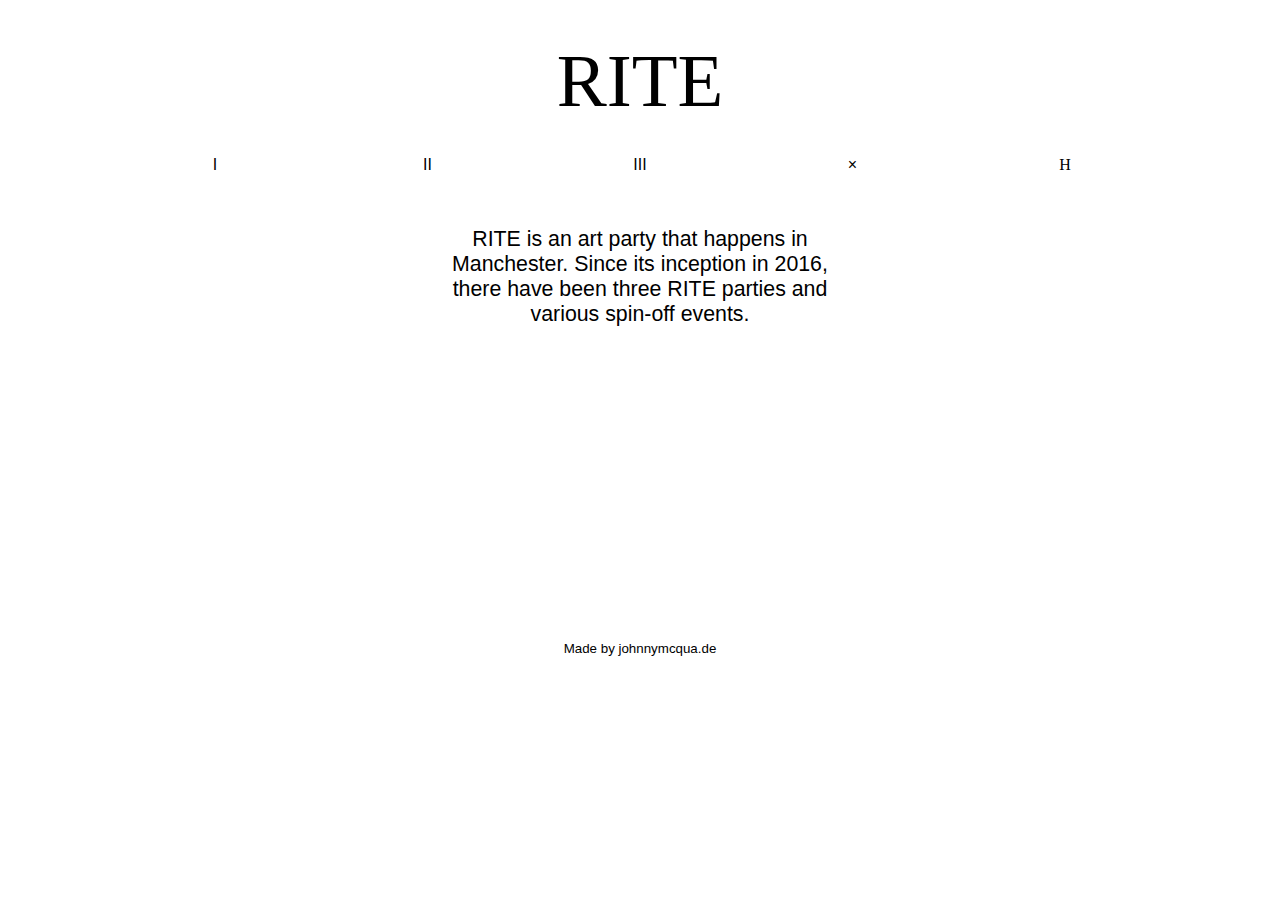
<file: index.html>
<!DOCTYPE html>
<html lang="en">

<head>
    <meta charset="UTF-8">
    <link rel="stylesheet" href="style.css">
    <title>RITE</title>
</head>

<body>
    <div class="main-title-div">
        <a class="main-title" href="index.html">RITE</a>
    </div>
    <div class="nav">
        <div class="nav-button">
            <a href="rite.html">I</a>
        </div>
        <div class="nav-button">
            <a href="riite.html">II</a>
        </div>
        <div class="nav-button">
            <a href="riiite.html">III</a>
        </div>
        <div class="nav-button">
            <a href="xmap.html">×</a>
        </div>
        <div class="nav-button">
            <a class="h-link" href="horticulture.html">H</a>
        </div>
    </div>
    <div class="strip">
        <div class="about-div">
            <p class="about-para">
                RITE is an art party that happens in Manchester. Since its inception in 2016, there have been three RITE parties and various spin-off events.
            </p>
        </div>
    </div>
    <!-- <div>
        <img src="images/Bloom-Dance-Melt.gif" alt="DH">
    </div> -->
    <footer>
        <p>Made by <a target="_blank" href="https://johnnymcqua.de/">johnnymcqua.de</a></p>
    </footer>
</body>

<!-- test comment, Hi! -->

</html>
</file>
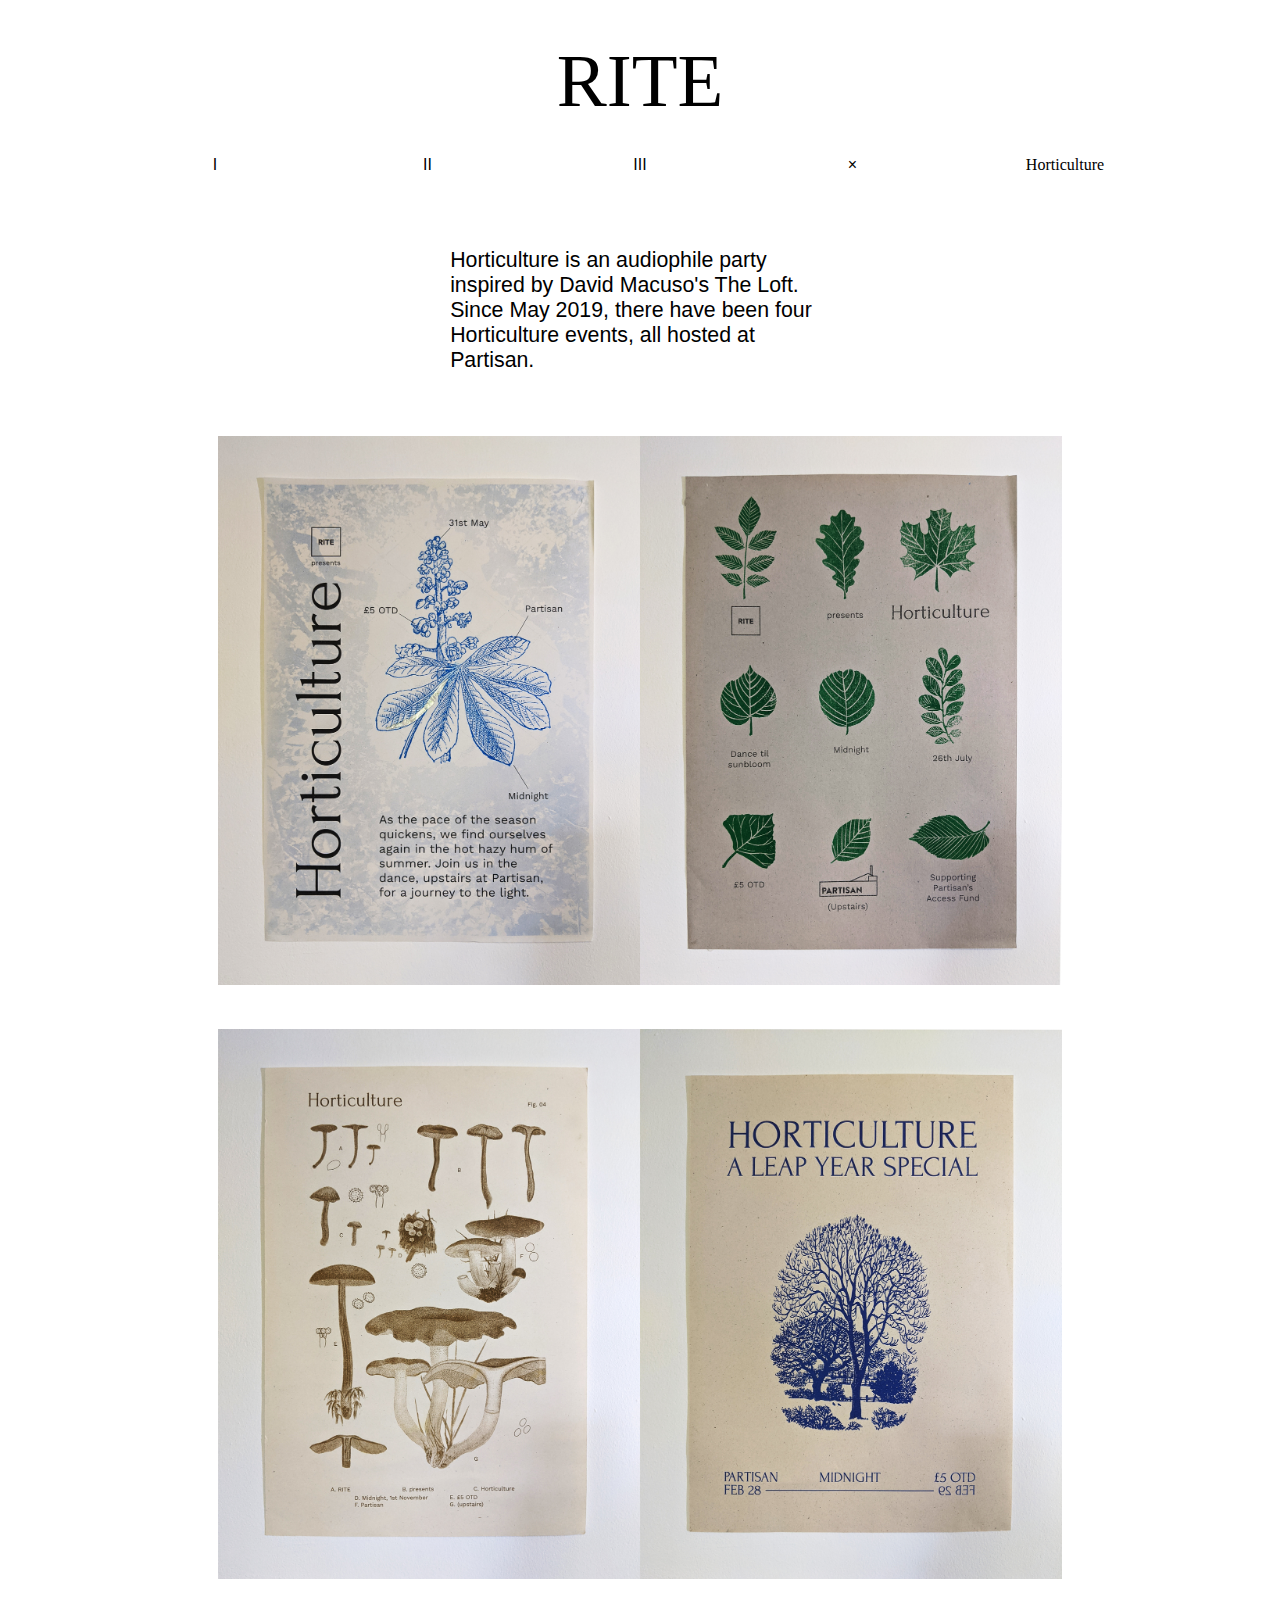
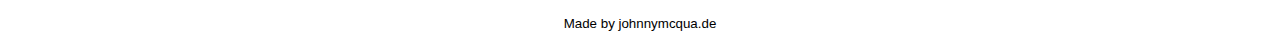
<file: horticulture.html>
<!DOCTYPE html>
<html lang="en">

<head>
    <meta charset="UTF-8">
    <link rel="stylesheet" href="style.css">
    <title>RITE</title>
</head>

<body>
    <div class="main-title-div">
        <a class="main-title" href="index.html">RITE</a>
    </div>
    <div class="nav">
        <div class="nav-button">
            <a href="rite.html">I</a>
        </div>
        <div class="nav-button">
            <a href="riite.html">II</a>
        </div>
        <div class="nav-button">
            <a href="riiite.html">III</a>
        </div>
        <div class="nav-button">
            <a href="xmap.html">×</a>
        </div>
        <div class="nav-button">
            <a class="h-link" href="horticulture.html">Horticulture</a>
        </div>
    </div>
    <div class="strip">
        <div class="body-div">
            <p class="body-para">
                Horticulture is an audiophile party inspired by David Macuso's The Loft. Since May 2019, there have been four Horticulture events, all hosted at Partisan.
            </p>
        </div>
    </div>
    <div class="strip">
        <div class="img-div-3">
            <img class="h-poster" src="images/Horticulture/Horticulture1.jpg" alt="Horticulture poster 1">
        </div>
        <div class="img-div-3">
            <img class="h-poster" src="images/Horticulture/Horticulture2.jpg" alt="Horticulture poster 2">
        </div>
    </div>
    <div class="strip">
        <div class="img-div-3">
            <img class="h-poster" src="images/Horticulture/Horticulture3.jpg" alt="Horticulture poster 3">
        </div>
        <div class="img-div-3">
            <img class="h-poster" src="images/Horticulture/Horticulture4.jpg" alt="Horticulture poster 4">
        </div>
    </div>
    <footer>
        <p>Made by <a target="_blank" href="https://johnnymcqua.de/">johnnymcqua.de</a></p>
    </footer>
</body>


</html>
</file>
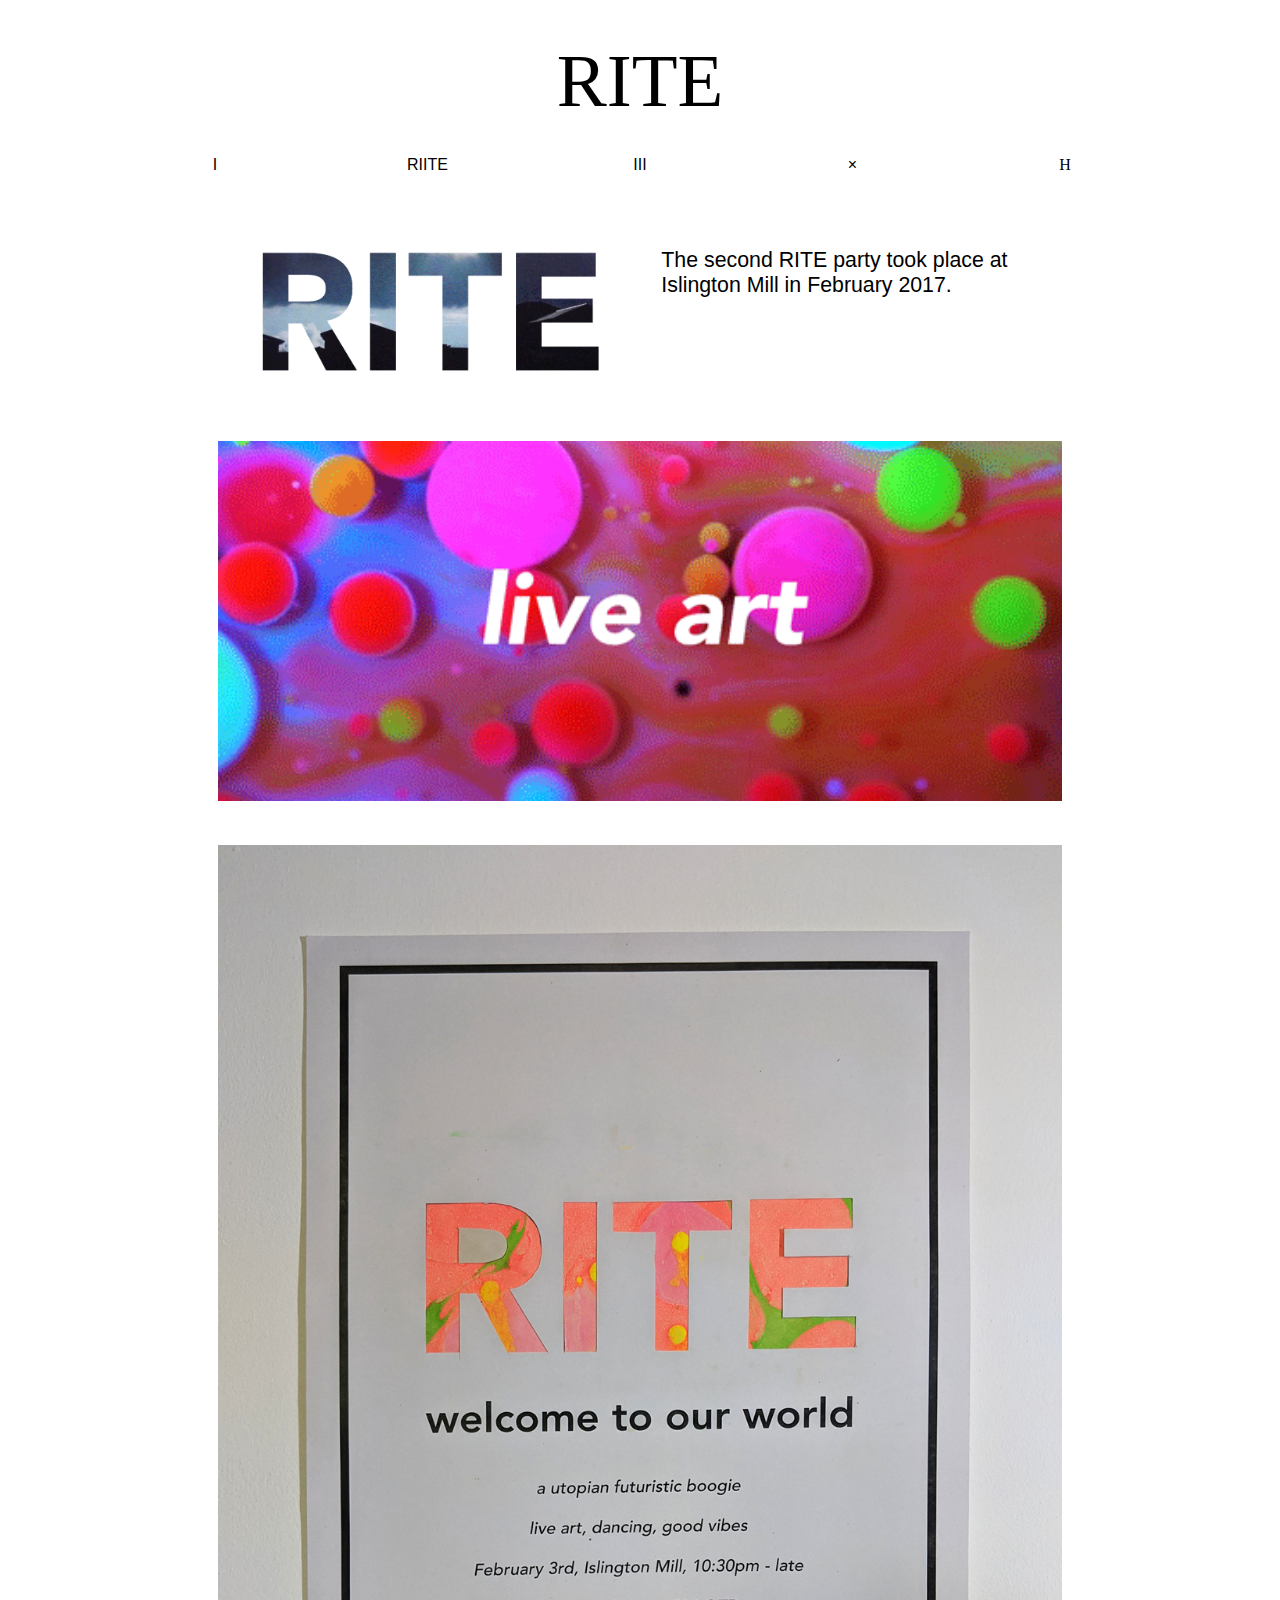
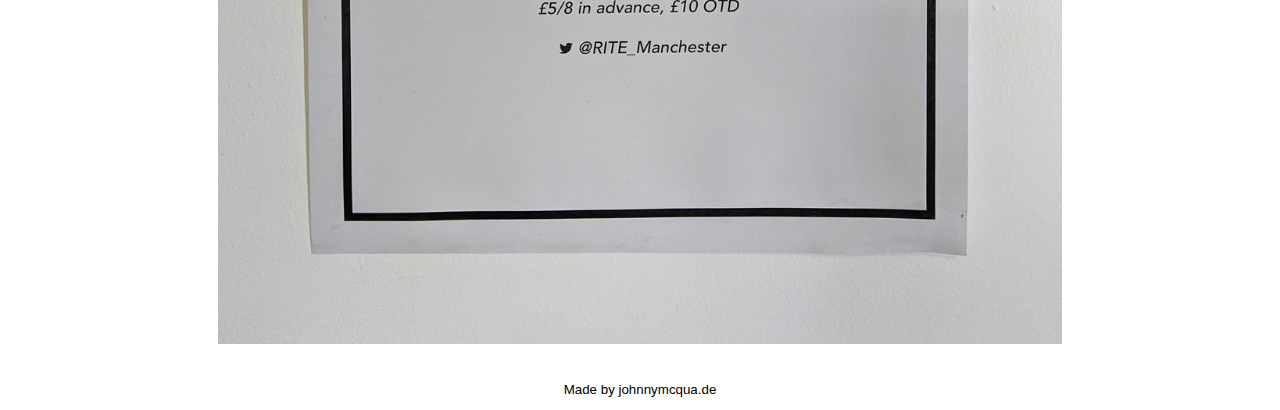
<file: riite.html>
<!DOCTYPE html>
<html lang="en">

<head>
    <meta charset="UTF-8">
    <link rel="stylesheet" href="style.css">
    <title>RITE</title>
</head>

<body>
    <div class="main-title-div">
        <a class="main-title" href="index.html">RITE</a>
    </div>
    <div class="nav">
        <div class="nav-button">
            <a href="rite.html">I</a>
        </div>
        <div class="nav-button">
            <a href="riite.html">RIITE</a>
        </div>
        <div class="nav-button">
            <a href="riiite.html">III</a>
        </div>
        <div class="nav-button">
            <a href="xmap.html">×</a>
        </div>
        <div class="nav-button">
            <a class="h-link" href="horticulture.html">H</a>
        </div>
    </div>
    <div class="strip">
        <div class="img-div-1">
            <img id="rite-strobe" src="images/ii/RITE-text-strobe.gif" alt="Animated RITE logo">
        </div>
        <div class="body-div">
            <p class="body-para">
                The second RITE party took place at Islington Mill in February 2017.
            </p>
        </div>
    </div>
    <div class="strip">
        <div class="img-div-2">
            <img id="good-vibes" src="images/ii/live-art-dancing-good-vibes.gif" alt="Live art, dancing, good vibes">
        </div>
    </div>
    <div class="strip">
        <div class="img-div-2">
            <img id="good-vibes" src="images/ii/RITE2 Poster.jpg" alt="Live art, dancing, good vibes">
        </div>
    </div>
    <footer>
        <p>Made by <a target="_blank" href="https://johnnymcqua.de/">johnnymcqua.de</a></p>
    </footer>
</body>


</html>
</file>
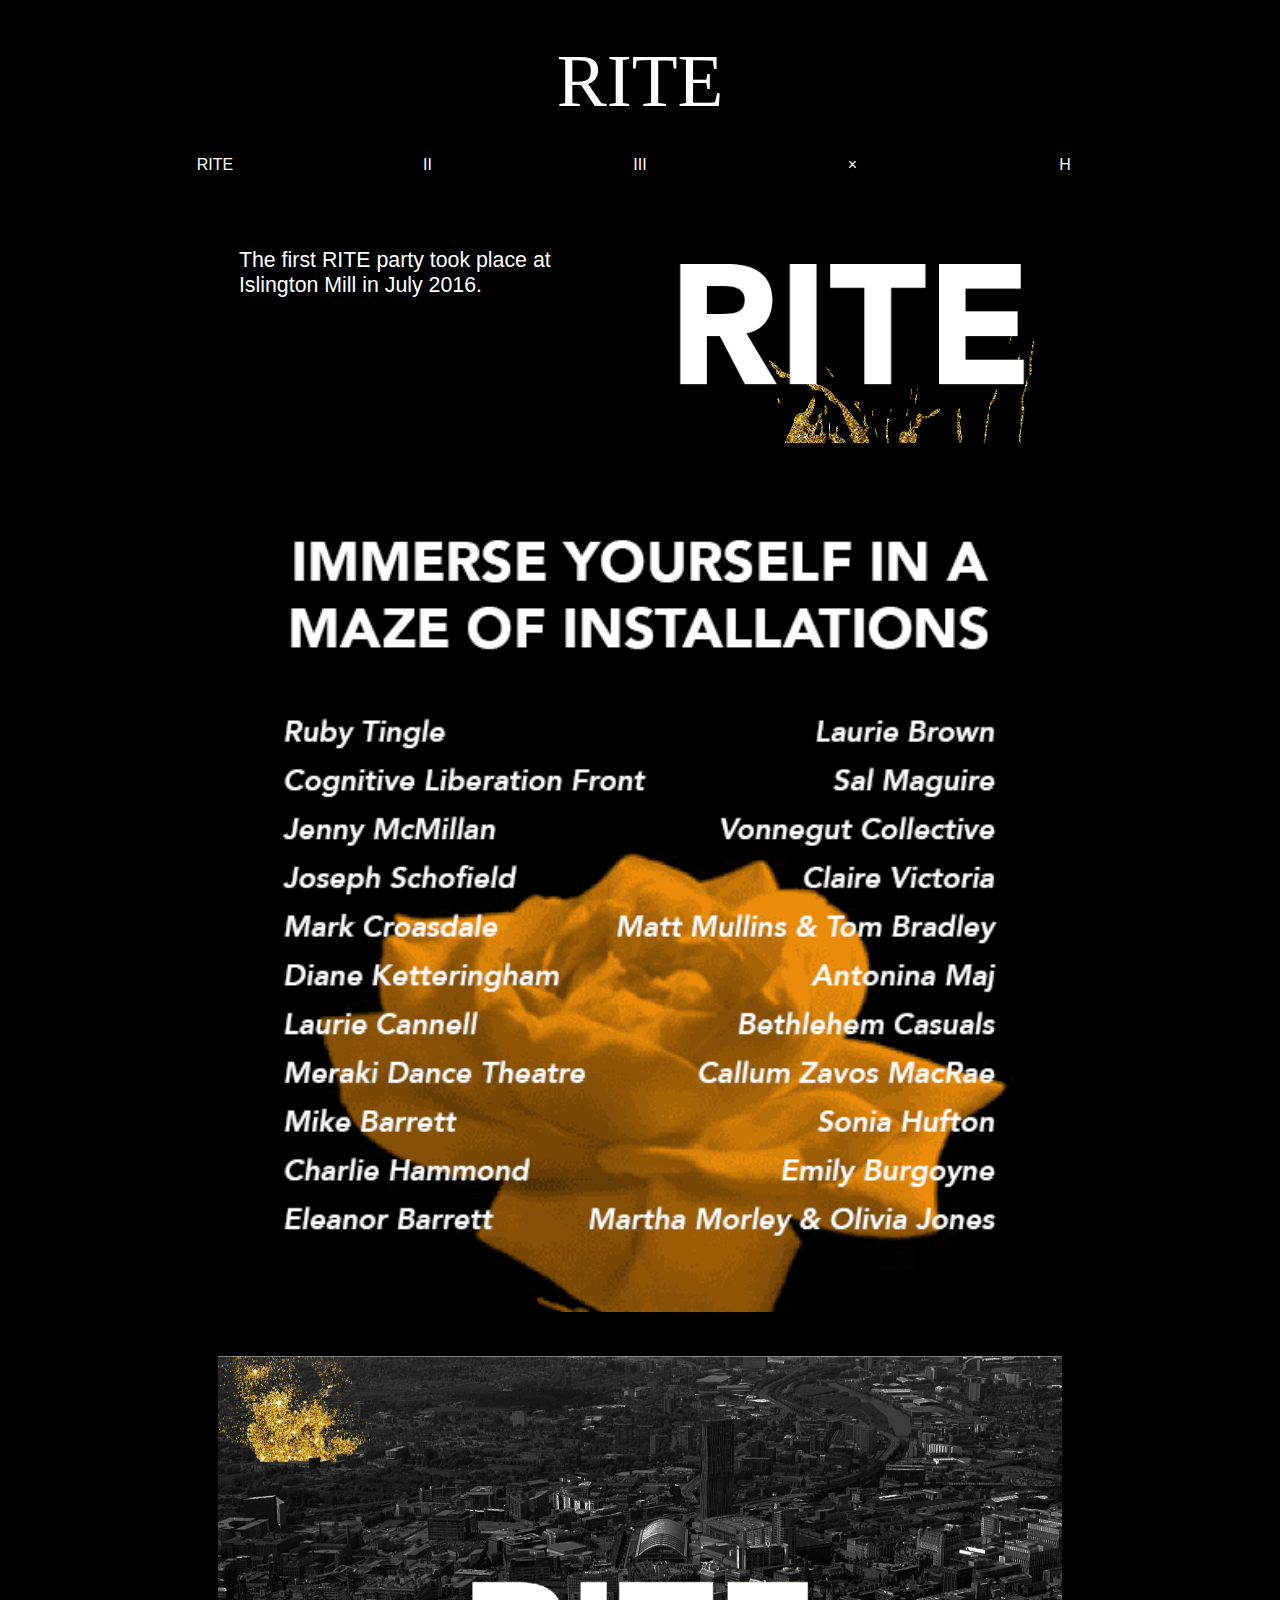
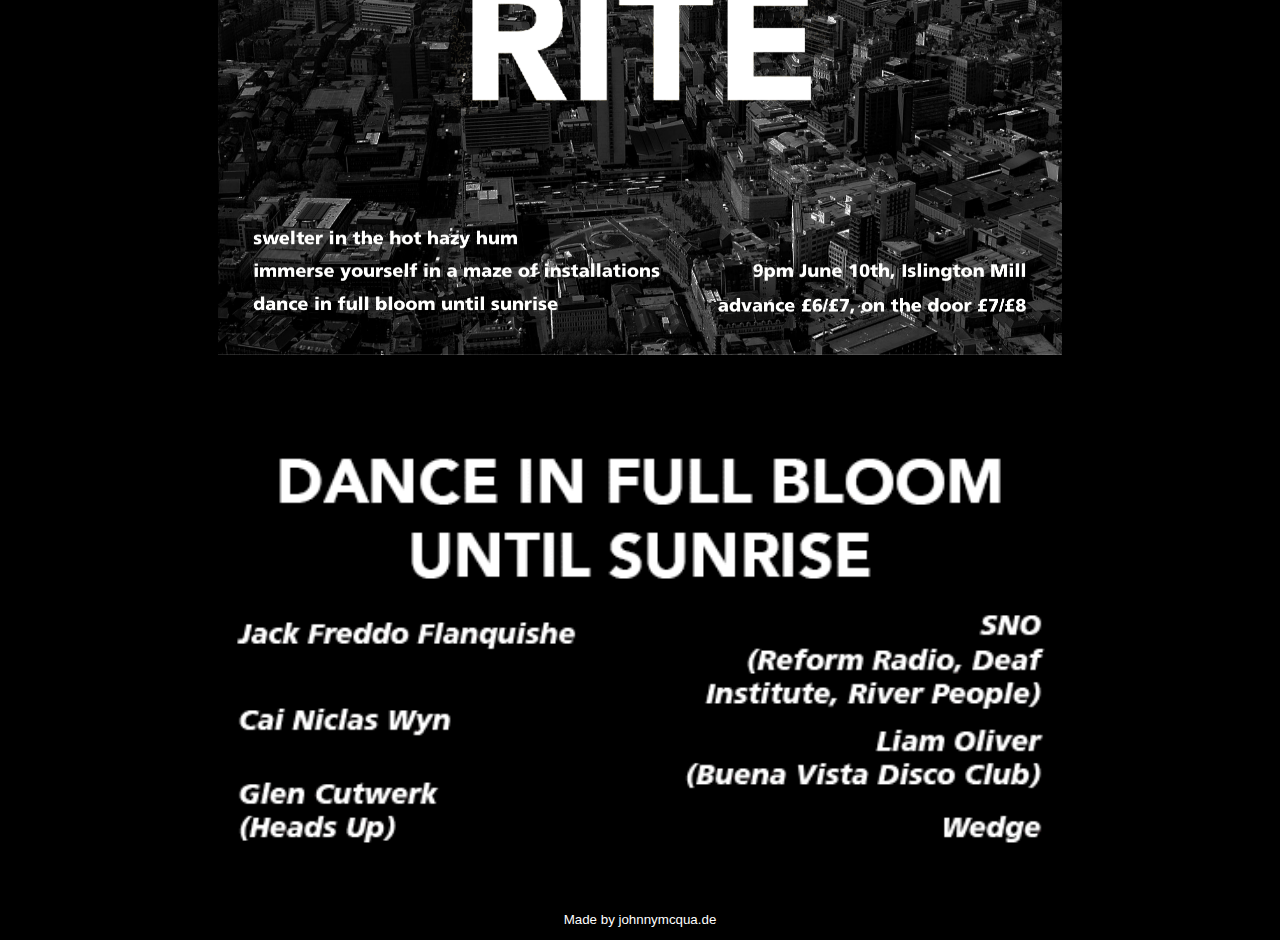
<file: rite.html>
<!DOCTYPE html>
<html lang="en">

<head>
    <meta charset="UTF-8">
    <link rel="stylesheet" href="style.css">
    <title>RITE</title>
</head>

<body class="inverted">
    <div class="main-title-div">
        <a class="main-title nav-i" href="index.html">RITE</a>
    </div>
    <div class="nav">
        <div class="nav-button">
            <a class="nav-i" href="rite.html">RITE</a>
        </div>
        <div class="nav-button">
            <a class="nav-i" href="riite.html">II</a>
        </div>
        <div class="nav-button">
            <a class="nav-i" href="riiite.html">III</a>
        </div>
        <div class="nav-button">
            <a class="nav-i" href="xmap.html">×</a>
        </div>
        <div class="nav-button">
            <a class="nav-i" class="h-link" href="horticulture.html">H</a>
        </div>
    </div>
    <div class="strip">
        <div class="body-div">
            <p class="body-para">
                The first RITE party took place at Islington Mill in July 2016.
            </p>
        </div>
        <div class="img-div-1">
            <img id="rite-strobe" src="images/i/Glitter-splash.gif" alt="Animated RITE logo">
        </div>
    </div>
    <div class="strip">
        <div class="img-div-2">
            <img id="good-vibes" src="images/i/Artist-lineup-Rose.gif" alt="Live art, dancing, good vibes">
        </div>
    </div>
    <div class="strip">
        <div class="img-div-2">
            <img id="good-vibes" src="images/i/RITE1 Poster.png" alt="Live art, dancing, good vibes">
        </div>
    </div>
    <div class="strip">
        <div class="img-div-2">
            <img id="good-vibes" src="images/i/Glitter-splash-lineup-final1.gif" alt="Live art, dancing, good vibes">
        </div>
    </div>
    <footer>
        <p>Made by <a class="nav-i" target="_blank" href="https://johnnymcqua.de/">johnnymcqua.de</a></p>
    </footer>
</body>


</html>
</file>
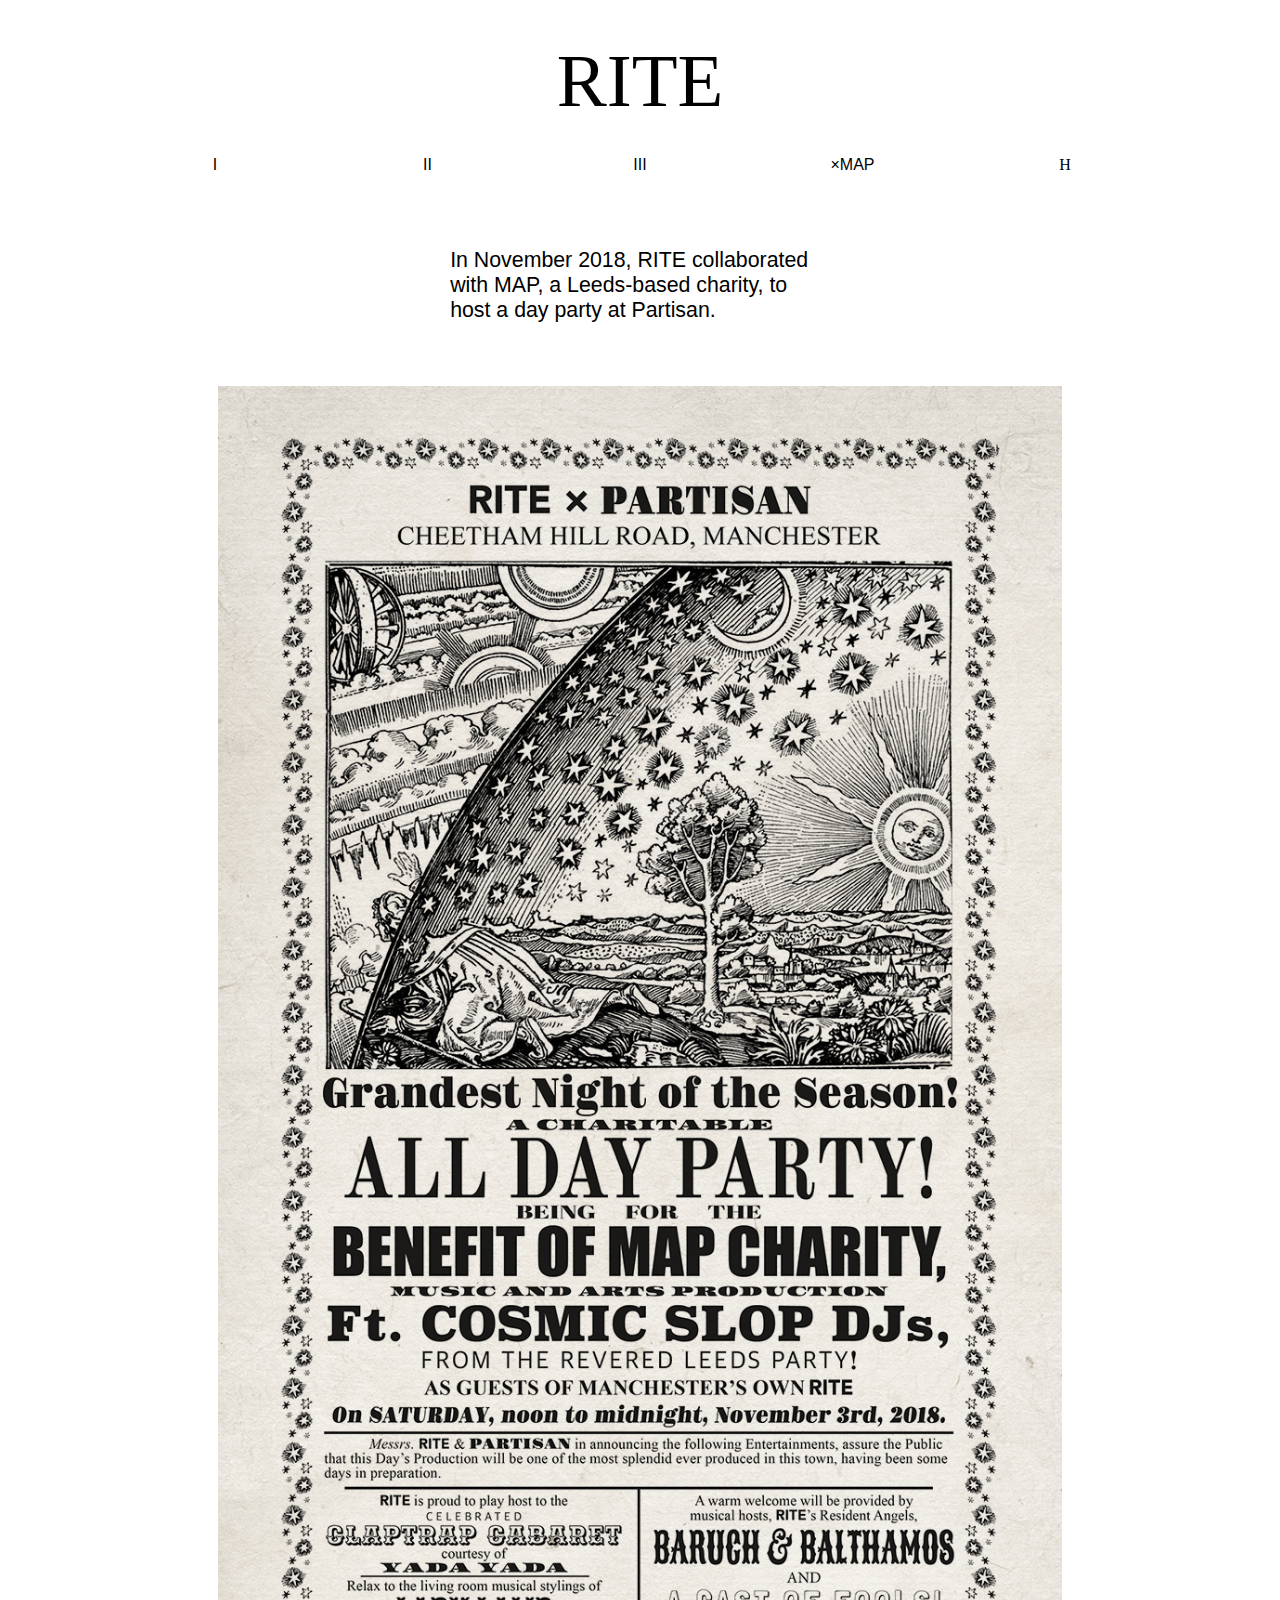
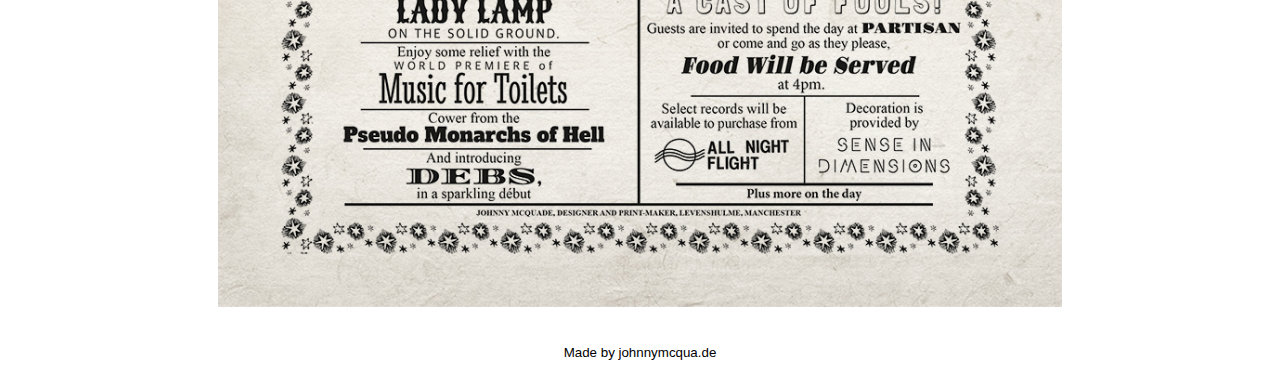
<file: xmap.html>
<!DOCTYPE html>
<html lang="en">

<head>
    <meta charset="UTF-8">
    <link rel="stylesheet" href="style.css">
    <title>RITE</title>
</head>

<body>
    <div class="main-title-div">
        <a class="main-title" href="index.html">RITE</a>
    </div>
    <div class="nav">
        <div class="nav-button">
            <a href="rite.html">I</a>
        </div>
        <div class="nav-button">
            <a href="riite.html">II</a>
        </div>
        <div class="nav-button">
            <a href="riiite.html">III</a>
        </div>
        <div class="nav-button">
            <a href="xmap.html">×MAP</a>
        </div>
        <div class="nav-button">
            <a class="h-link" href="horticulture.html">H</a>
        </div>
    </div>
    <div class="strip">
        <div class="body-div">
            <p class="body-para">
                In November 2018, RITE collaborated with MAP, a Leeds-based charity, to host a day party at Partisan.
            </p>
        </div>
    </div>
    <div class="strip">
        <div class="img-div-2">
            <img id="xmap" src="images/xmap/RITExMAP_poster.jpg" alt="RITExMAP Poster">
        </div>
    </div>
    <footer>
        <p>Made by <a target="_blank" href="https://johnnymcqua.de/">johnnymcqua.de</a></p>
    </footer>
</body>


</html>
</file>
<file: style.css>
@import url("fonts/Avenir.ttc");
@import url("fonts/forum-regular.ttf");
body {
    margin: 0;
}

.main-title-div {
    display: flex;
    justify-content: center;
}

.main-title {
    text-align: center;
    font-family: "Avenir Black";
    font-size: 75px;
    margin: 0.5em 0em 0em 0em;
}

.nav {
    display: flex;
    padding: 1em 0em 1em 0em;
    background-color: none;
    justify-content: center;
    font-family: "Avenir Black", sans-serif;
    margin: 1em auto;
    width: 83%;
}

.nav-button {
    width: 100%;
    text-align: center;
    padding: -100%;
}

footer {
    width: 16.7vw%;
    text-align: center;
    font-family: "Avenir Medium", sans-serif;
    font-size: 10pt;
}

.h-link {
    font-family: Forum, serif;
}

a:link {
    text-decoration: none;
    color: black;
}

a:visited {
    text-decoration: none;
    color: black;
}

a:hover {
    text-decoration: none;
    color: #ff47ed;
}

a:active {
    text-decoration: none;
    color: white;
}

.strip {
    display: flex;
    justify-content: center;
}

.about-div {
    width: 33vw;
    height: 33vw;
}

.about-para {
    font-family: "Avenir Medium", sans-serif;
    font-size: 16pt;
    text-align: center;
}

.body-div {
    width: 33vw;
    /* height: 33vw; */
}

.body-para {
    font-family: "Avenir Medium", sans-serif;
    font-size: 16pt;
    text-align: left;
    padding: 1em;
}


/* RIITE */

.img-div-1 {
    width: 33vw;
}

#rite-strobe {
    width: 100%;
}

.img-div-2 {
    width: 66vw;
    margin-top: 20px;
    margin-bottom: 20px;
    margin-left: auto;
    margin-right: auto;
}

#good-vibes {
    width: 100%;
}


/* RIIITE */

#bloom {
    width: 33vw;
}

#xmap {
    width: 100%;
}

.img-div-3 {
    width: 33vw;
    margin-top: 20px;
    margin-bottom: 20px;
    /* margin-left: auto;
    margin-right: auto; */
}

.h-poster {
    width: 100%;
}

.inverted {
    background-color: black;
    color: white;
}

.nav-i:link {
    text-decoration: none;
    color: white;
}

.nav-i:visited {
    text-decoration: none;
    color: white;
}

.nav-i:hover {
    text-decoration: none;
    color: gold;
}

.nav-i:active {
    text-decoration: none;
    color: white;
}
</file>
